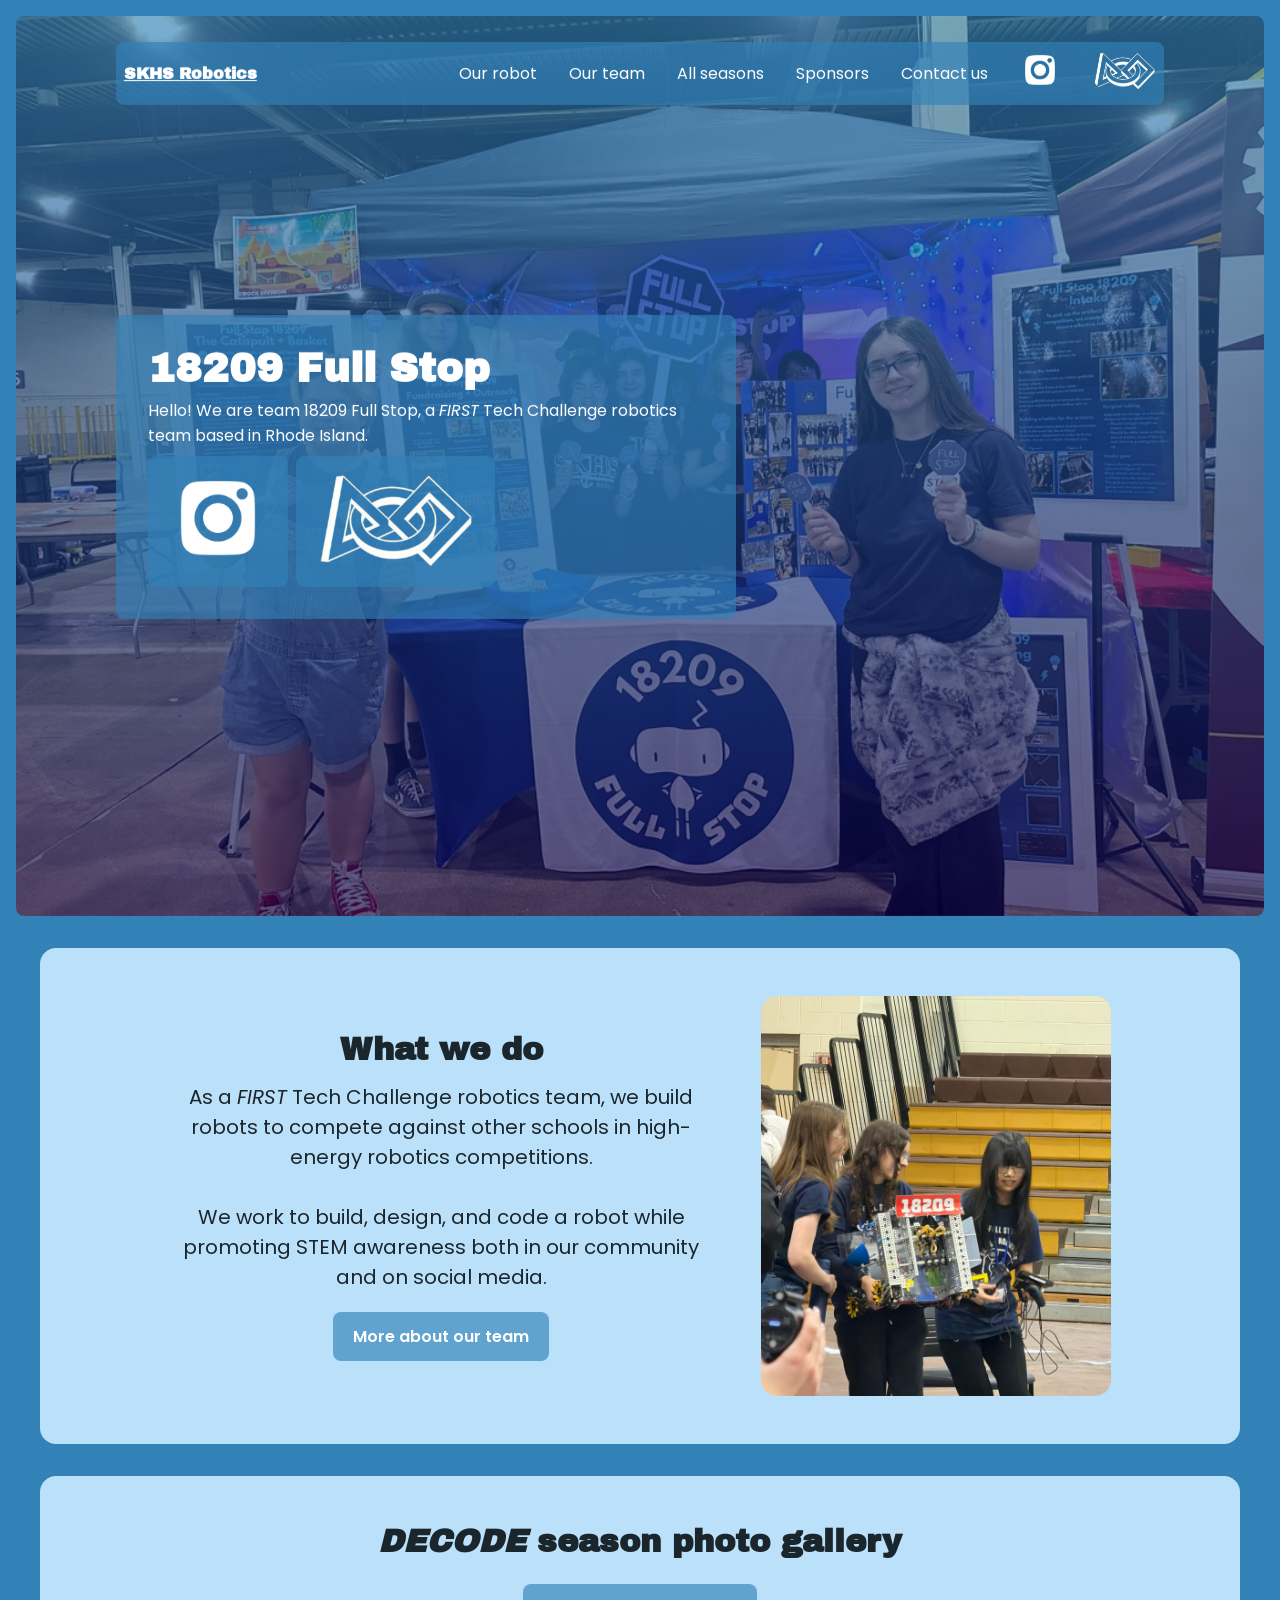
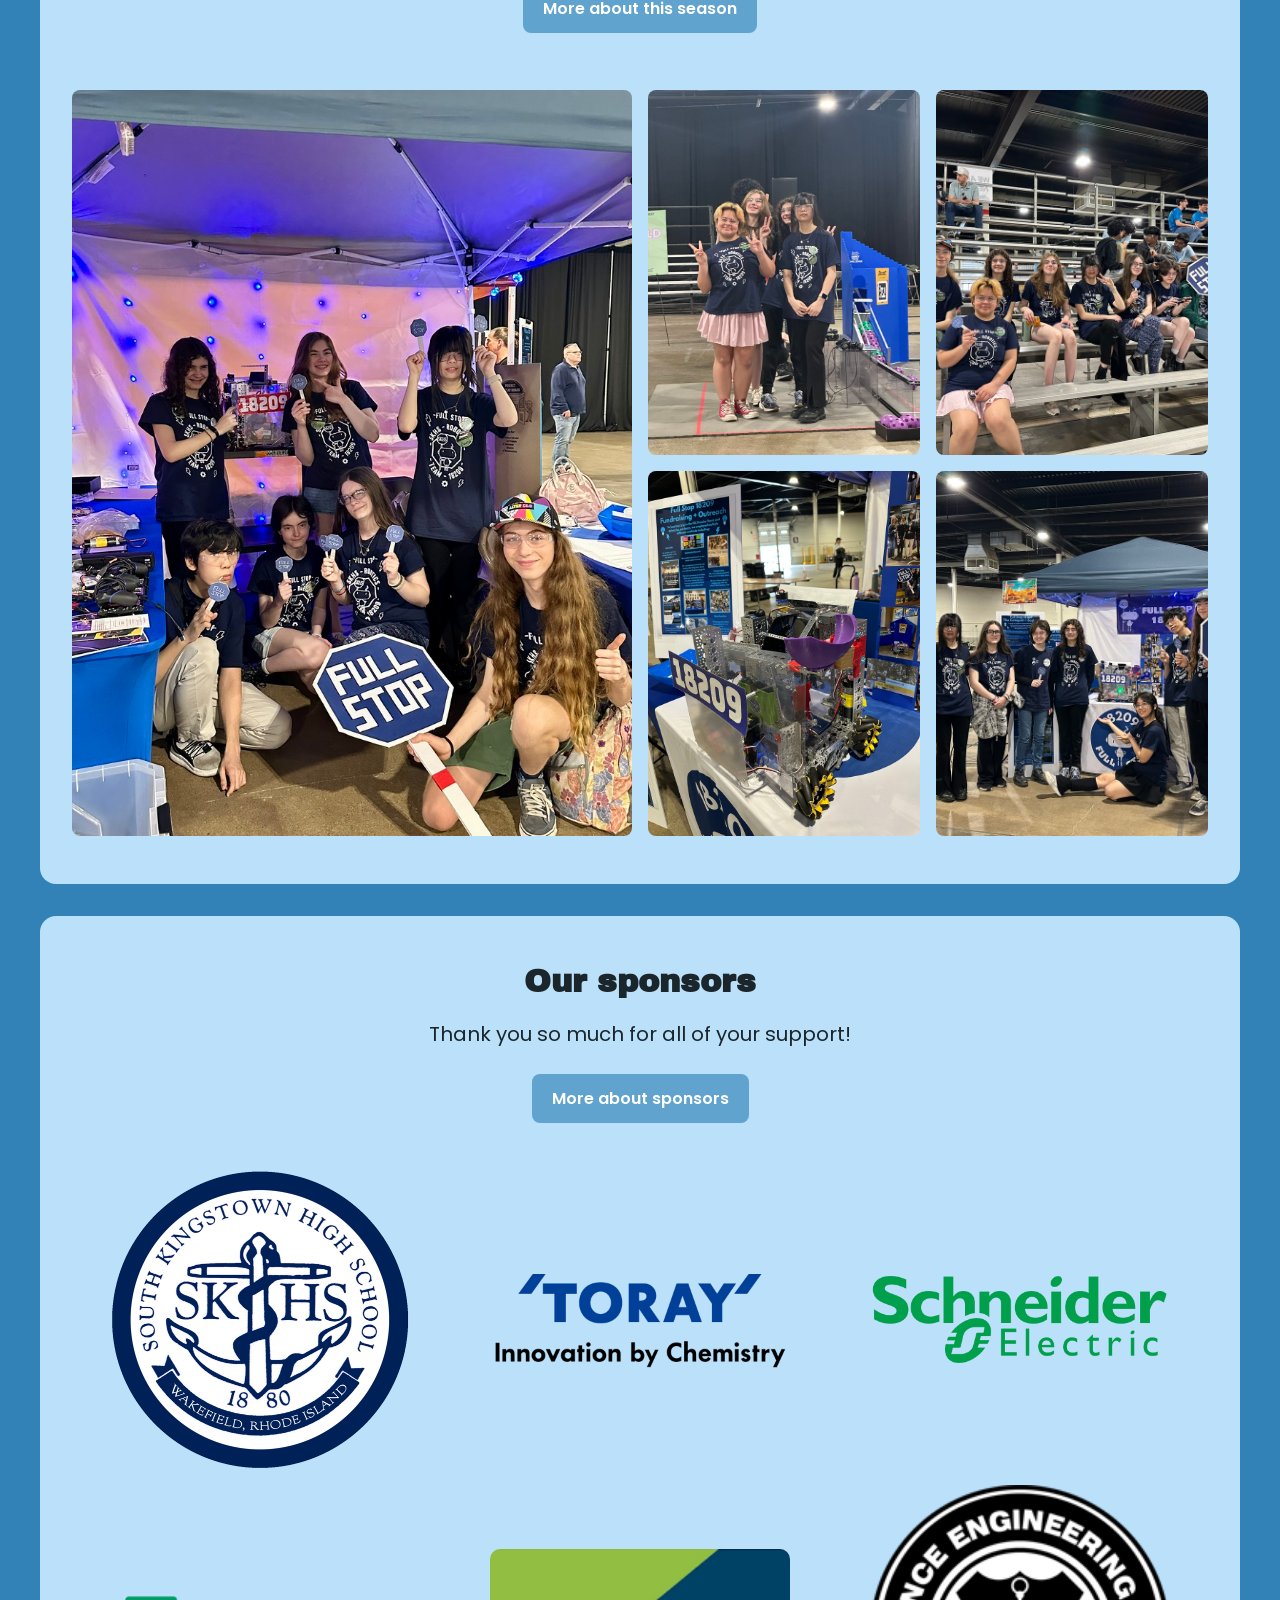
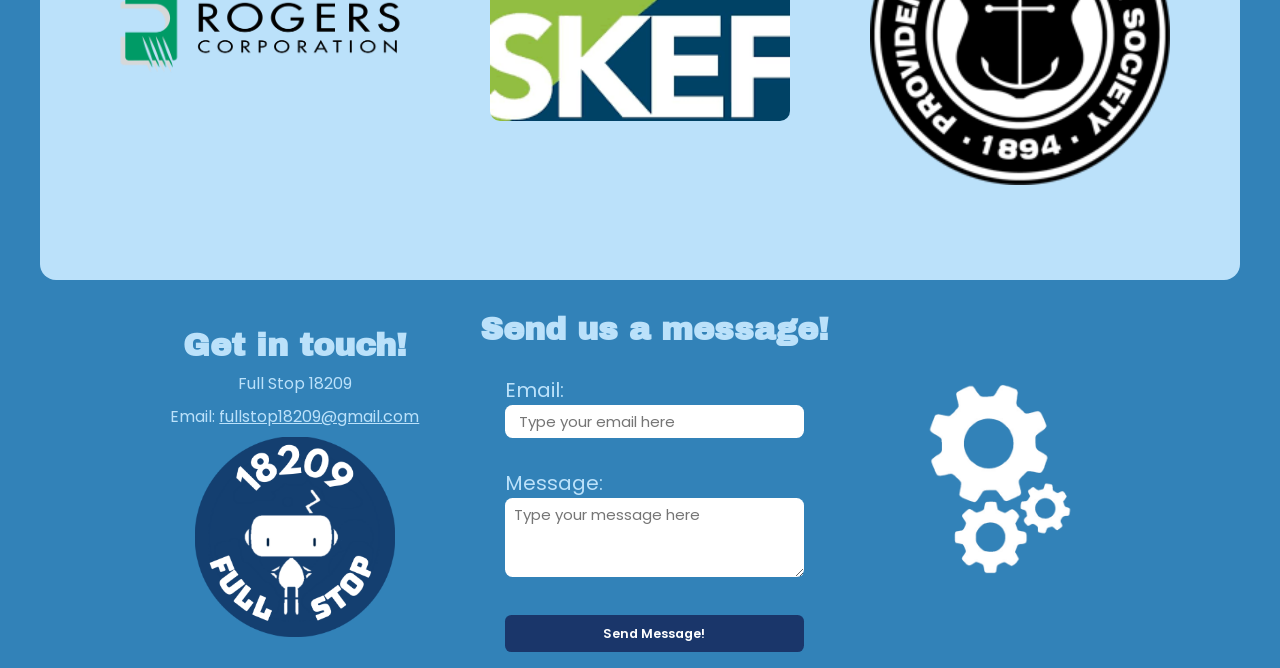
<file: index.html>
<!DOCTYPE html>
<html lang="en">
    <head>
        <meta charset="UTF-8">
        <meta name ="viewport" content="width=device-width, initial-scale=1.0">
        <link rel="icon" type="image/png" href="images/favicon.png">
        <title>18209 Full Stop</title>
        <link rel="stylesheet" href="style.css">
    </head>
    <body>
        <header>
            
            <div class="background autoShow" style="--page-image: url('images/fullTeam.jpeg');">
                    <nav>
                        <ul>
                            <li><a href="index.html"><u><strong>SKHS Robotics</strong></u></a></li>
                            <li><a href="robot.html">Our robot</a></li>
                            <li><a href="team.html">Our team</a></li>
                            <li><a href="history.html">All seasons</a></li>
                            <li><a href="sponsors.html">Sponsors</a></li>
                            <li><a href="contact.html">Contact us</a></li>
                            <li><a href="https://www.google.com/url?sa=t&source=web&rct=j&opi=89978449&url=https://www.instagram.com/skhs_robotics/&ved=2ahUKEwiGkLH6zaKUAxUehIkEHToSFgkQFnoECB0QAQ&usg=AOvVaw07t6YR5a8o6Npim0Z9a0MX" target="_blank">
                        <img height="40px" src="images/camera.png">
                    </a></li>
                            <li><a href="https://ftc-events.firstinspires.org/team/18209" target="_blank">
                        <img height="40px" src="images/first.png">
                    </a></li>
                        </ul>

                    </nav>
                    <div class="content fix-image">
                    <h1>18209 Full Stop</h1>
                    <p>Hello! We are team 18209 Full Stop, a <i>FIRST</i> Tech Challenge robotics team based in Rhode Island.</p>
                <div class="stack">
                    <a href="https://www.google.com/url?sa=t&source=web&rct=j&opi=89978449&url=https://www.instagram.com/skhs_robotics/&ved=2ahUKEwiGkLH6zaKUAxUehIkEHToSFgkQFnoECB0QAQ&usg=AOvVaw07t6YR5a8o6Npim0Z9a0MX" target="_blank" class ="cta-button">
                        <img height=100px src="images/camera.png">
                    </a>
                    <a href="https://ftc-events.firstinspires.org/team/18209" target="_blank" class="cta-button">
                        <img height=100px src="images/first.png">
                    </a>
                </div>    
                </div>
                    
            </div>
        </header>


        <section id="about us">
            <div class="flex-container autoShow">
                <div class="text-container">
                    <h2>What we do</h2>
                    <p>As a <i>FIRST</i> Tech Challenge robotics team, we build robots to compete against other schools 
                        in high-energy robotics competitions. <br><br>We work to build, design, and code a robot while 
                        promoting STEM awareness both in our community and on social media.</p>
                    <a href="team.html" class ="cta-button"> More about our team</a>

                </div>
            <img height="400px" width="350px" src="images/robot.jpeg">
            </div>
        </section>


        <section id="our-robot">
            <div class="our-robot autoShow">
            <h2><i>DECODE</i> season photo gallery</h2> <br>
            <a href="robot.html" class ="cta-button"> More about this season</a>
            <div class="grid-container">
                <img style="grid-area: img-1" src="images/inThePit.jpeg">
                <img style="grid-area: img-2" src="images/queue.jpeg">
                <img style="grid-area: img-3" src="images/stands.jpeg">
                <img style="grid-area: img-4" src="images/robotOnTable.jpeg">
                <img style="grid-area: img-5"src="images/setUp.jpeg">
            </div>
            </div>
        </section>

        <section>
            <div class="autoShow">
            <h2>Our sponsors</h2>
            <p>Thank you so much for all of your support!</p><br>
            <a href="sponsors.html" class ="cta-button"> More about sponsors</a>
            <div class="sponsors-container">
                <a href="https://hs.skschools.net/" target="_blank">
                    <img width="300px" style="grid-area: img-1" src="images/teamSkhs.png">
                </a>
                <a href="https://www.toray.com" target="_blank">
                    <img width="300px" style="grid-area: img-2" src="images/sponsorsToray.png">
                </a>
                <a href="https://www.se.com/ng/en/" target="_blank">
                    <img width="300px" style="grid-area: img-3" src="images/sponsorsSchneider.png">
                </a>
                <a href="https://www.rogerscorp.com/" target="_blank">
                    <img width="300px" style="grid-area: img-4" src="images/sponsorsRogers.png">
                </a>
                <a href="https://sites.google.com/skefonline.org/skef/home" target="_blank">
                    <img width="300px" style="grid-area: img-5"src="images/sponsorsSkef.png">
                </a>
                <a href="https://www.providenceengineeringsociety.com/" target="_blank">
                    <img width="300px" style="grid-area: img-6"src="images/sponsorsProvidence.webp">
                </a>
            </div>
            </div>
        </section>


    <div class ="flex-container contact-wrapper autoShow">
        <div class ="contact-info">
            <h2>Get in touch!</h2>
            <p>Full Stop 18209</p>
            <p>Email: <a href="mailto:fullstop18209@gmail.com"> fullstop18209@gmail.com</a></p>
            <img width=200px, height=200px src="images/Untitled design.png">
        </div>
    <div class="contact-form">
        <h2>Send us a message!</h2>
        <form action="https://formspree.io/f/mlgznypb" method="POST"> 
            <input type="hidden" placeholder="Type your name here" name="_captcha" value="false">

            <label for="email">Email:</label><br>
            <input type="email" placeholder="Type your email here" id="email" name="email" required><br><br>

            <label for="message">Message:</label><br>
            <textarea id="message" placeholder="Type your message here" name="message" rows="3" required></textarea><br><br>

            <input type="submit" value="Send Message!">

        </form>
    </div>
    <div class="contact-image autoShow">
        <img width="220px" src="images/gears-removebg-preview.png">
    </div>
    </div>
    </body>
</html>
</file>
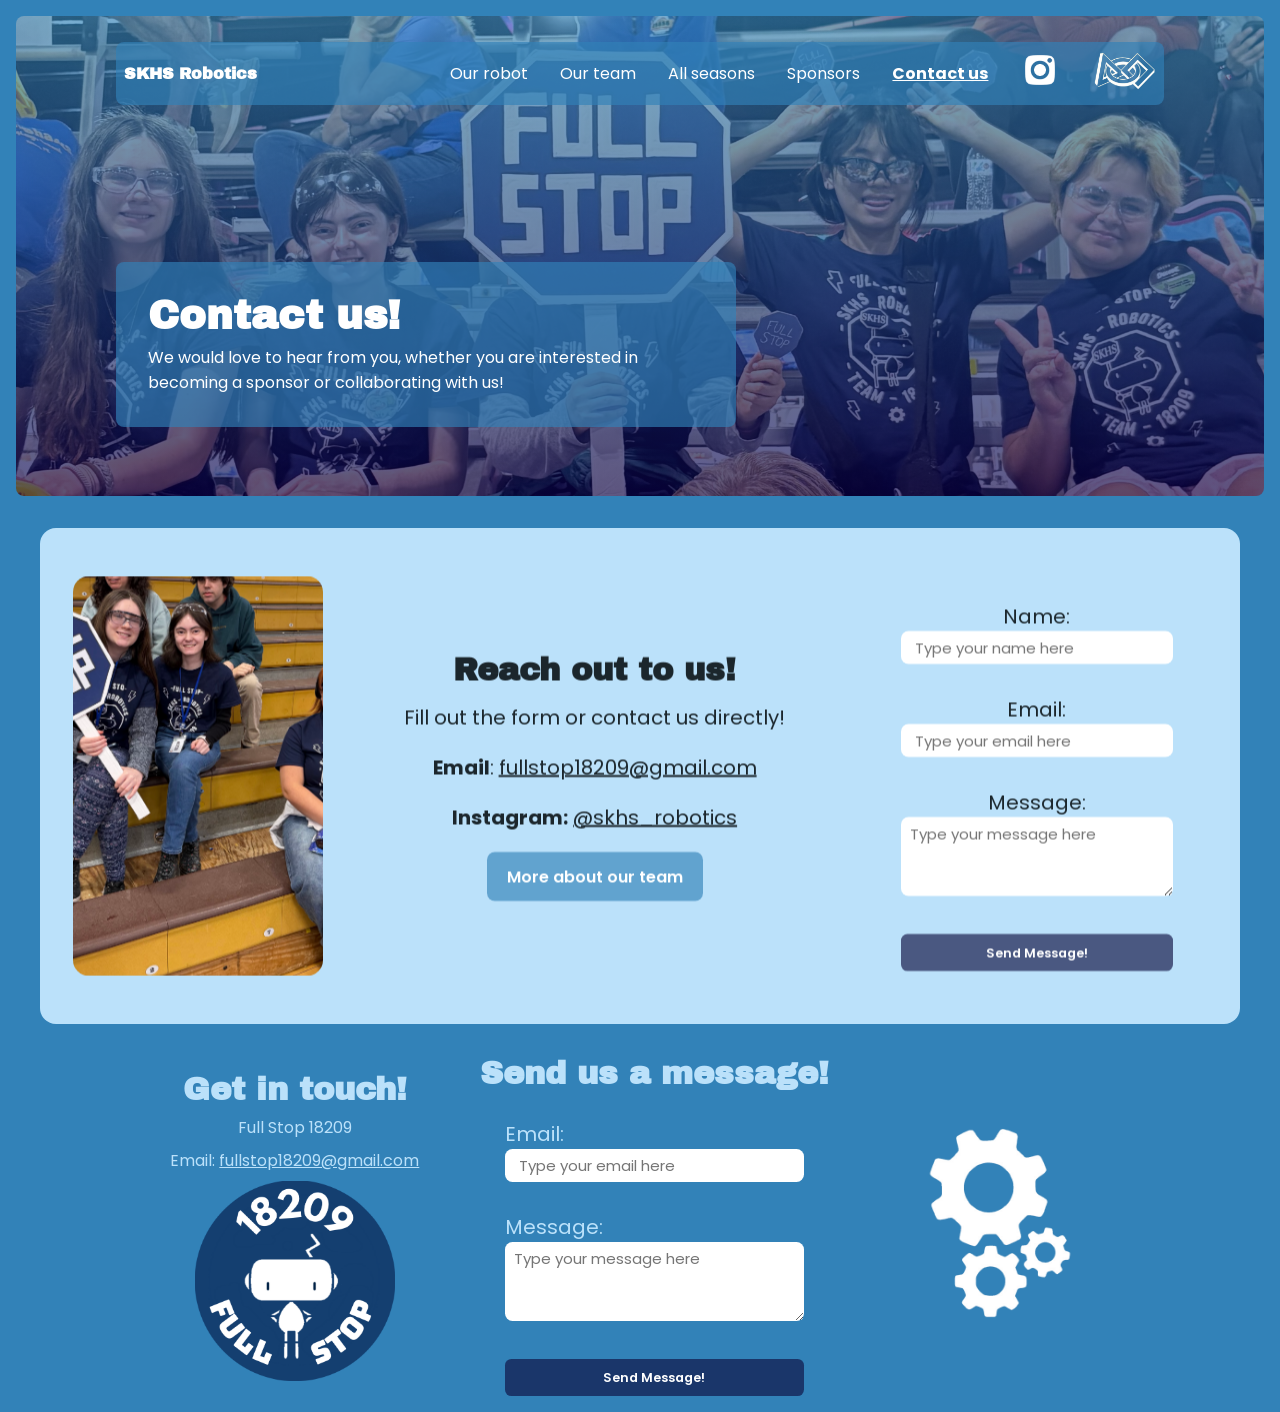
<file: contact.html>
<!DOCTYPE html>
<html lang="en">
    <head>
        <meta charset="UTF-8">
        <meta name ="viewport" content="width=device.width, initial-scale=1.0">
        <link rel="icon" type="image/png" href="images/favicon.png">
        <title>Contact us</title>
        <link rel="stylesheet" href="style.css">
    </head>
    <body>
        <header>
            <div class="top autoShow" style="--page-image: url('images/contactTeam.png');">
                    <nav>
                        <ul>
                            <li><a href="index.html">SKHS Robotics</a></li>
                            <li><a href="robot.html">Our robot</a></li>
                            <li><a href="team.html">Our team</a></li>
                            <li><a href="history.html">All seasons</a></li>
                            <li><a href="sponsors.html">Sponsors</a></li>
                            <li><a href="contact.html"><u><strong>Contact us</strong></u></a></li>
                            <li><a href="https://www.google.com/url?sa=t&source=web&rct=j&opi=89978449&url=https://www.instagram.com/skhs_robotics/&ved=2ahUKEwiGkLH6zaKUAxUehIkEHToSFgkQFnoECB0QAQ&usg=AOvVaw07t6YR5a8o6Npim0Z9a0MX" target="_blank">
                        <img height=40px src="images/camera.png">
                    </a></li>
                            <li><a href="https://ftc-events.firstinspires.org/team/18209" target="_blank">
                        <img height=40px src="images/first.png">
                    </a></li>
                        </ul>
                    </nav>
                    <div class="content fix-image">
                    <h1>Contact us!</h1>
                    <p>We would love to hear from you, whether you are interested in becoming a sponsor or
                        collaborating with us!</p>   
                </div>
                    
            </div>
        </header>


        <section>
            <div class="flex-container mini-gap autoShow">
                <img width="250px" height="400px" src="images/contactSign.jpg">

                <div class="text-container contact">
                    <h2>Reach out to us!</h2>
                    <p>Fill out the form or contact us directly! </p>
                    <p><strong>Email</strong>: <a href="mailto:fullstop18209@gmail.com" target="blank">fullstop18209@gmail.com</a></p>
                    <p><strong>Instagram:</strong> <a href="https://www.instagram.com/skhs_robotics/" target="blank">@skhs_robotics</a></p>
                    <a href="team.html" class ="cta-button"> More about our team</a>
                </div>
                <div class="contact-form">
                    <form action="https://formspree.io/f/mlgznypb" method="POST"> 
            <input type="hidden" name="_captcha" value="false">

            <label for="name">Name:</label><br>
            <input type="name" placeholder="Type your name here" id="name" name="name" required><br><br>

            <label for="email">Email:</label><br>
            <input type="email" placeholder="Type your email here" id="email" name="email" required><br><br>

            <label for="message">Message:</label><br>
            <textarea id="message" placeholder="Type your message here" name="message" rows="3" required></textarea><br><br>

            <input type="submit" value="Send Message!">

        </form>
                </div>
            </div>
        </section>

        

        
        <div class ="flex-container contact-wrapper autoShow">
        <div class ="contact-info">
            <h2>Get in touch!</h2>
            <p>Full Stop 18209</p>
            <p>Email: <a href="mailto:fullstop18209@gmail.com"> fullstop18209@gmail.com</a></p>
            <img width=200px, height=200px, src="images/Untitled design.png">
        </div>
    <div class="contact-form">
        <h2>Send us a message!</h2>
        <form action="https://formspree.io/f/mlgznypb" method="POST"> 
            <input type="hidden" placeholder="Type your name here" name="_captcha" value="false">

            <label for="email">Email:</label><br>
            <input type="email" placeholder="Type your email here" id="email" name="email" required><br><br>

            <label for="message">Message:</label><br>
            <textarea id="message" placeholder="Type your message here" name="message" rows="3" required></textarea><br><br>

            <input type="submit" value="Send Message!">

        </form>
    </div>
    <div class="contact-image autoShow">
        <img width="220px" src="images/gears-removebg-preview.png">
    </div>
    </div>
    </body>
</html>
</file>
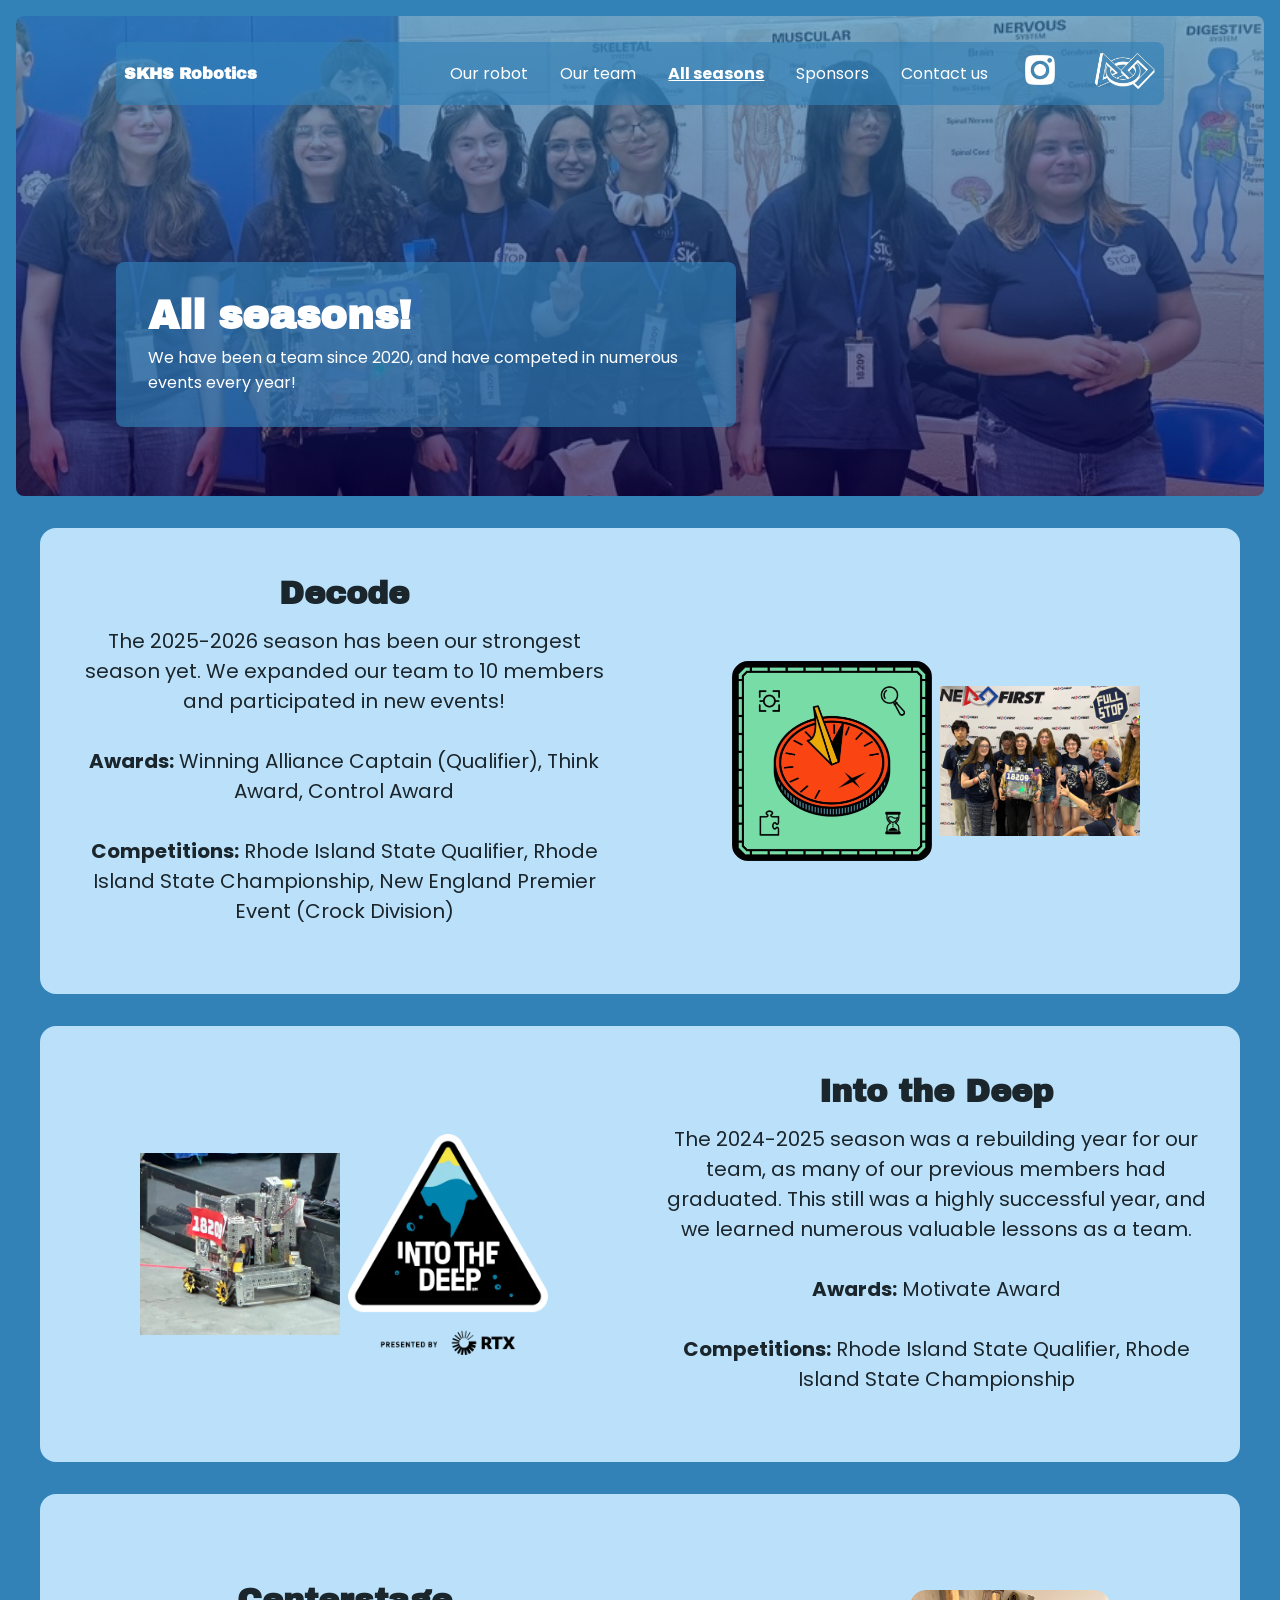
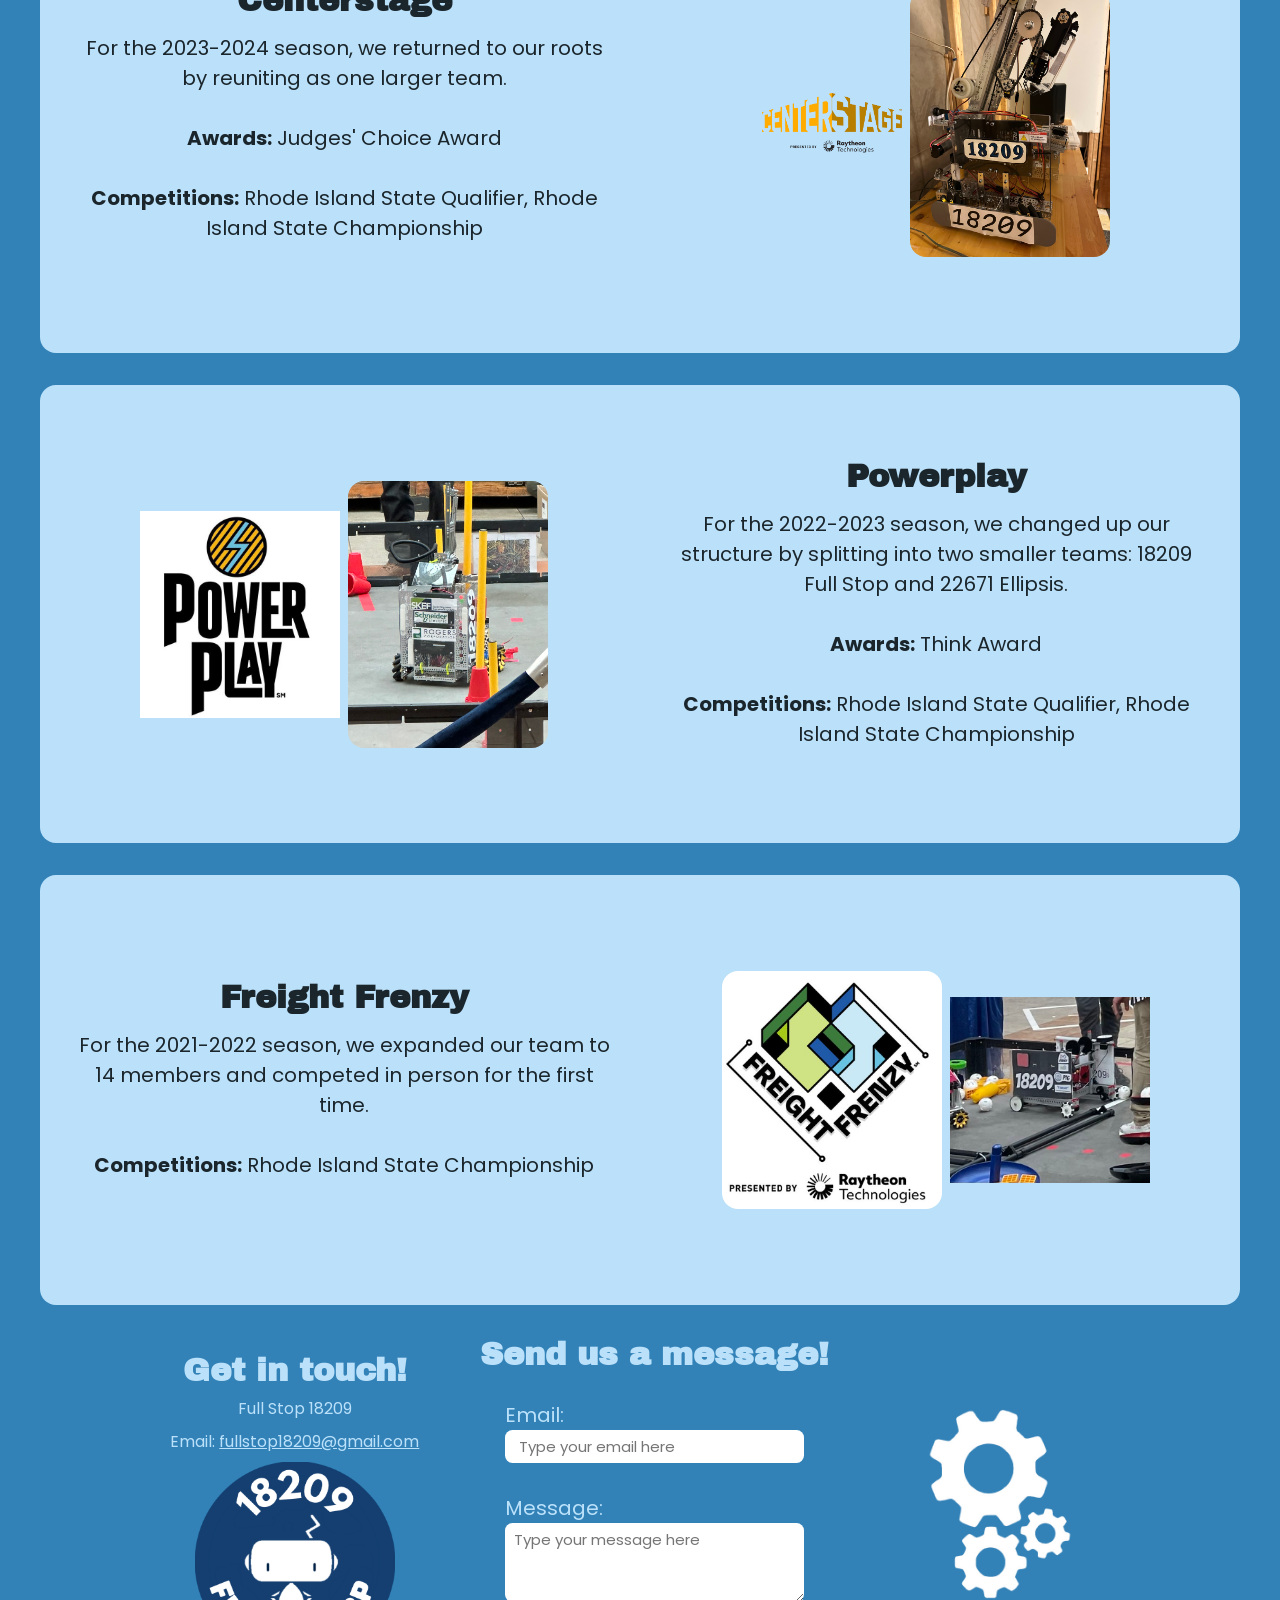
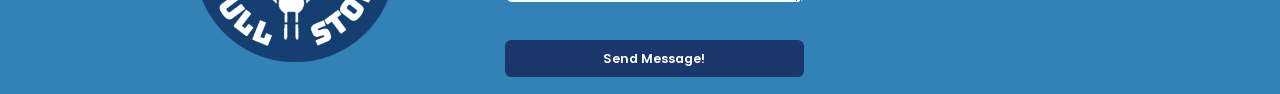
<file: history.html>
<!DOCTYPE html>
<html lang="en">
    <head>
        <meta charset="UTF-8">
        <meta name ="viewport" content="width=device.width, initial-scale=1.0">
        <link rel="icon" type="image/png" href="images/favicon.png">
        <title>History</title>
        <link rel="stylesheet" href="style.css">
    </head>
    <body>
        <header>

            <div class="top autoShow" style="--page-image: url('images/historyTeam.jpeg');">
                    <nav>
                        <ul>
                            <li><a href="index.html">SKHS Robotics</a></li>
                            <li><a href="robot.html">Our robot</a></li>
                            <li><a href="team.html">Our team</a></li>
                            <li><a href="history.html"><u><strong>All seasons</strong></u></a></li>
                            <li><a href="sponsors.html">Sponsors</a></li>
                            <li><a href="contact.html">Contact us</a></li>
                            <li><a href="https://www.instagram.com/skhs_robotics/" target="_blank">
                        <img height=40px src="images/camera.png">
                    </a></li>
                            <li><a href="https://ftc-events.firstinspires.org/team/18209" target="_blank">
                        <img height=40px src="images/first.png">
                    </a></li>
                        </ul>
                    </nav>
                    <div class="content fix-image">
                    <h1>All seasons!</h1>
                    <p>We have been a team since 2020, and have competed in numerous events every year!</p>   
                </div>
                    
            </div>
        </header>

        <section>
            <div class="flex-container autoShow imageText-grid">
                    
                    <div class="text-container">
                        <h2>Decode</h2>
                    <p>The 2025-2026 season has been our strongest season yet. We expanded our team to 10 members
                        and participated in new events!
                        <br><br><strong>Awards:</strong> Winning Alliance Captain (Qualifier), Think Award, Control Award
                        <br><br><strong>Competitions:</strong> Rhode Island State Qualifier, Rhode Island State Championship, New England Premier Event (Crock Division)
                    </p>
                    </div>

                    <div class="history-container fix-image">
                        <img width = "200px" style="grid-area: img-1" src="images/DECODE.png">
                        <img width="200px" style="grid-area: img-2" src="images/pictureWithSign.jpeg">   
                    </div>
            </div>
        </section>
        
        
        <section>
            <div class="flex-container autoShow imageText-grid">
                    <div class="history-container fix-image">
                        <img width = "200px" style="grid-area: img-1" src="images/historyDeepBot.jpg">
                        <img width="200px" style="grid-area: img-2" src="images/historyDeep.webp">   
                    </div>

                    <div class="text-container">
                        <h2>Into the Deep</h2>
                    <p>The 2024-2025 season was a rebuilding year for our team, as many of our previous members had graduated. This still was a highly successful year, and we learned numerous valuable lessons as a team.
                        <br><br><strong>Awards:</strong> Motivate Award
                        <br><br><strong>Competitions:</strong> Rhode Island State Qualifier, Rhode Island State Championship
                    </p>
                    </div>

            </div>
        </section>

        <section>
            <div class="flex-container autoShow imageText-grid">
                    <div class="text-container">
                        <h2>Centerstage</h2>
                    <p>For the 2023-2024 season, we returned to our roots by reuniting as one larger team.
                        <br><br><strong>Awards:</strong> Judges' Choice Award
                        <br><br><strong>Competitions:</strong> Rhode Island State Qualifier, Rhode Island State Championship
                    </p>
                    </div>
                    <div class="history-container fix-image">
                        <img width = "140px" style="grid-area: img-1" src="images/historyCenter.png">
                        <img width="200px" style="grid-area: img-2" src="images/historyCenterRobot.jpg">   
                    </div>
            </div>
        </section>

        <section>
            <div class="flex-container autoShow imageText-grid">
                    <div class="history-container fix-image">
                        <img width = "200px" style="grid-area: img-1" src="images/historyPower.jpeg">
                        <img width="200px" style="grid-area: img-2" src="images/historyPowerTrueBot.jpg">   
                    </div>

                    <div class="text-container">
                        <h2>Powerplay</h2>
                    <p>For the 2022-2023 season, we changed up our structure by splitting into two smaller teams: 18209 Full Stop and 22671 Ellipsis.
                        <br><br><strong>Awards:</strong> Think Award
                        <br><br><strong>Competitions:</strong> Rhode Island State Qualifier, Rhode Island State Championship
                    </p>
                    </div>
            </div>
        </section>


        <section>
            <div class="flex-container autoShow imageText-grid">
                    <div class="text-container">
                        <h2>Freight Frenzy</h2>
                    <p>For the 2021-2022 season, we expanded our team to 14 members and competed in person for the first time.
                        <br><br><strong>Competitions:</strong> Rhode Island State Championship
                    </p>
                    </div>
                    <div class="history-container fix-image">
                        <img width = "220px" style="grid-area: img-1" src="images/historyFreight.webp">
                        <img width="200px" style="grid-area: img-2" src="images/historyFreightBot.jpg">   
                    </div>
            </div>
        </section>
    

        <div class ="flex-container contact-wrapper autoShow">
        <div class ="contact-info">
            <h2>Get in touch!</h2>
            <p>Full Stop 18209</p>
            <p>Email: <a href="mailto:fullstop18209@gmail.com"> fullstop18209@gmail.com</a></p>
            <img width=200px, height=200px src="images/Untitled design.png">
        </div>
    <div class="contact-form">
        <h2>Send us a message!</h2>
        <form action="https://formspree.io/f/mlgznypb" method="POST"> 
            <input type="hidden" placeholder="Type your name here" name="_captcha" value="false">

            <label for="email">Email:</label><br>
            <input type="email" placeholder="Type your email here" id="email" name="email" required><br><br>

            <label for="message">Message:</label><br>
            <textarea id="message" placeholder="Type your message here" name="message" rows="3" required></textarea><br><br>

            <input type="submit" value="Send Message!">

        </form>
    </div>
    <div class="contact-image autoShow">
        <img width="220px" src="images/gears-removebg-preview.png">
    </div>
    </div>
    </body>
</html>
</file>
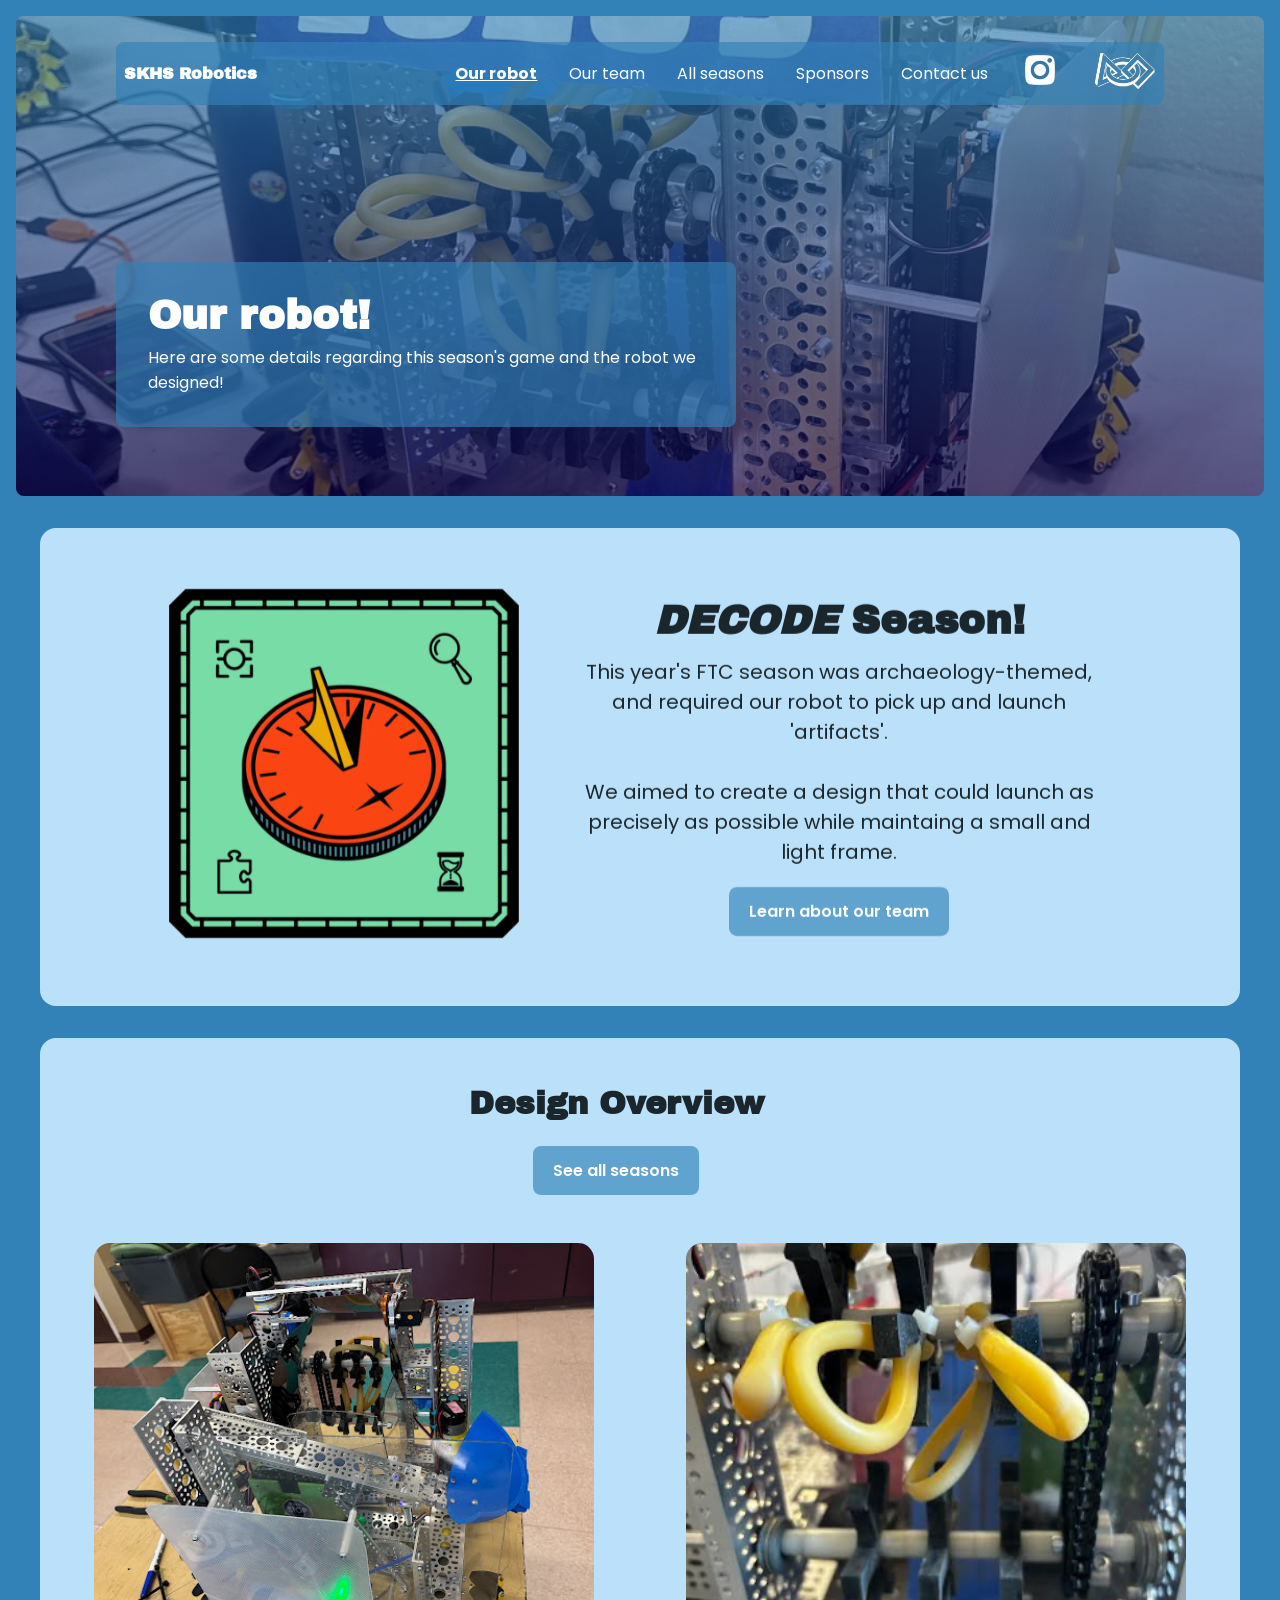
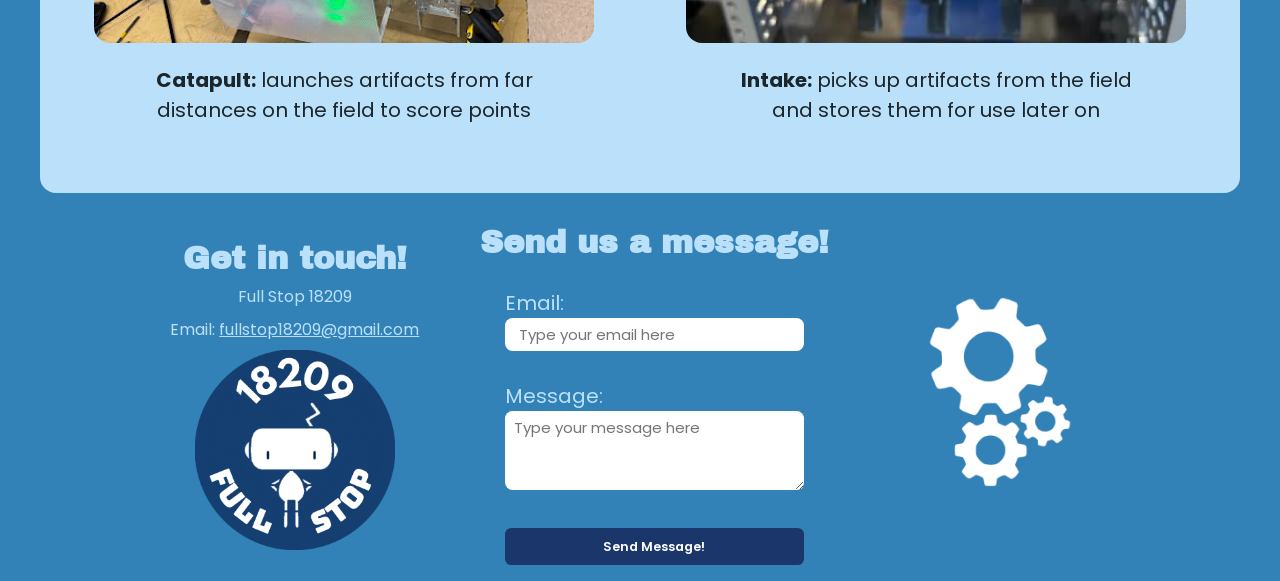
<file: robot.html>
<!DOCTYPE html>
<html lang="en">
    <head>
        <meta charset="UTF-8">
        <meta name ="viewport" content="width=device.width, initial-scale=1.0">
        <link rel="icon" type="image/png" href="images/favicon.png">
        <title>Our Robot</title>
        <link rel="stylesheet" href="style.css">
    </head>
    <body>
        <header>
            
            <div class="top autoShow" style="--page-image: url('images/tableRobot.jpeg');">
                    <nav>
                        <ul>
                            <li><a href="index.html">SKHS Robotics</a></li>
                            <li><a href="robot.html"><u><strong>Our robot</strong></u></a></li>
                            <li><a href="team.html">Our team</a></li>
                            <li><a href="history.html">All seasons</a></li>
                            <li><a href="sponsors.html">Sponsors</a></li>
                            <li><a href="contact.html">Contact us</a></li>
                            <li><a href="https://www.google.com/url?sa=t&source=web&rct=j&opi=89978449&url=https://www.instagram.com/skhs_robotics/&ved=2ahUKEwiGkLH6zaKUAxUehIkEHToSFgkQFnoECB0QAQ&usg=AOvVaw07t6YR5a8o6Npim0Z9a0MX" target="_blank">
                        <img height=40px src="images/camera.png">
                    </a></li>
                            <li><a href="https://ftc-events.firstinspires.org/team/18209" target="_blank">
                        <img height=40px src="images/first.png">
                    </a></li>
                        </ul>
                    </nav>
                    <div class="content fix-image">
                    <h1>Our robot!</h1>
                    <p>Here are some details regarding this season's game and the robot we designed!</p>   
                </div>
                    
            </div>
        </header>

        <section>
            <div class="flex-container autoShow">
                <div class ="fix-image">
                <img height="375px" width="350px" src="images/DECODE.png">
                </div>
                <div class="text-container">
                    <h1><i>DECODE</i> Season!</h1>
                    <p>This year's FTC season was archaeology-themed, and required our robot to pick up and launch 'artifacts'.
                        <br><br> We aimed to create a design that could launch as precisely as possible while maintaing a small and light frame.
                    </p>
                    <a href="team.html" class ="cta-button"> Learn about our team</a>
                    
                </div>
            </div>
        </section>

        <section>
            <div class="flex-container autoShow">
                    <div class="text-container">
                        <h2>Design Overview</h2><br>
                    <a href="history.html" class ="cta-button"> See all seasons</a>
                    </div>
                    <br>
                    <div class="text-container">
                        <img height="400px" width="500px" src="images/fullRobot.jpg">
                        <div class="caption">
                            <p><strong>Catapult:</strong> launches artifacts from far distances on the field to score points</p>
                        </div>
                    </div>
                    
                    <div class="text-container">
                        <img height="400px" width="500px" src="images/robotIntake.png">
                        <div class="caption">
                            <p><strong>Intake:</strong> picks up artifacts from the field and stores them for use later on</p>
                        </div>
                    </div>
            </div>
        </section>

        
        <div class ="flex-container contact-wrapper autoShow">
        <div class ="contact-info">
            <h2>Get in touch!</h2>
            <p>Full Stop 18209</p>
            <p>Email: <a href="mailto:fullstop18209@gmail.com"> fullstop18209@gmail.com</a></p>
            <img width=200px, height=200px, src="images/Untitled design.png">
        </div>
    <div class="contact-form">
        <h2>Send us a message!</h2>
        <form action="https://formspree.io/f/mlgznypb" method="POST"> 
            <input type="hidden" placeholder="Type your name here" name="_captcha" value="false">

            <label for="email">Email:</label><br>
            <input type="email" placeholder="Type your email here" id="email" name="email" required><br><br>

            <label for="message">Message:</label><br>
            <textarea id="message" placeholder="Type your message here" name="message" rows="3" required></textarea><br><br>

            <input type="submit" value="Send Message!">

        </form>
    </div>
    <div class="contact-image autoShow">
        <img width="220px" src="images/gears-removebg-preview.png">
    </div>
    </div>
    </body>
</html>
</file>
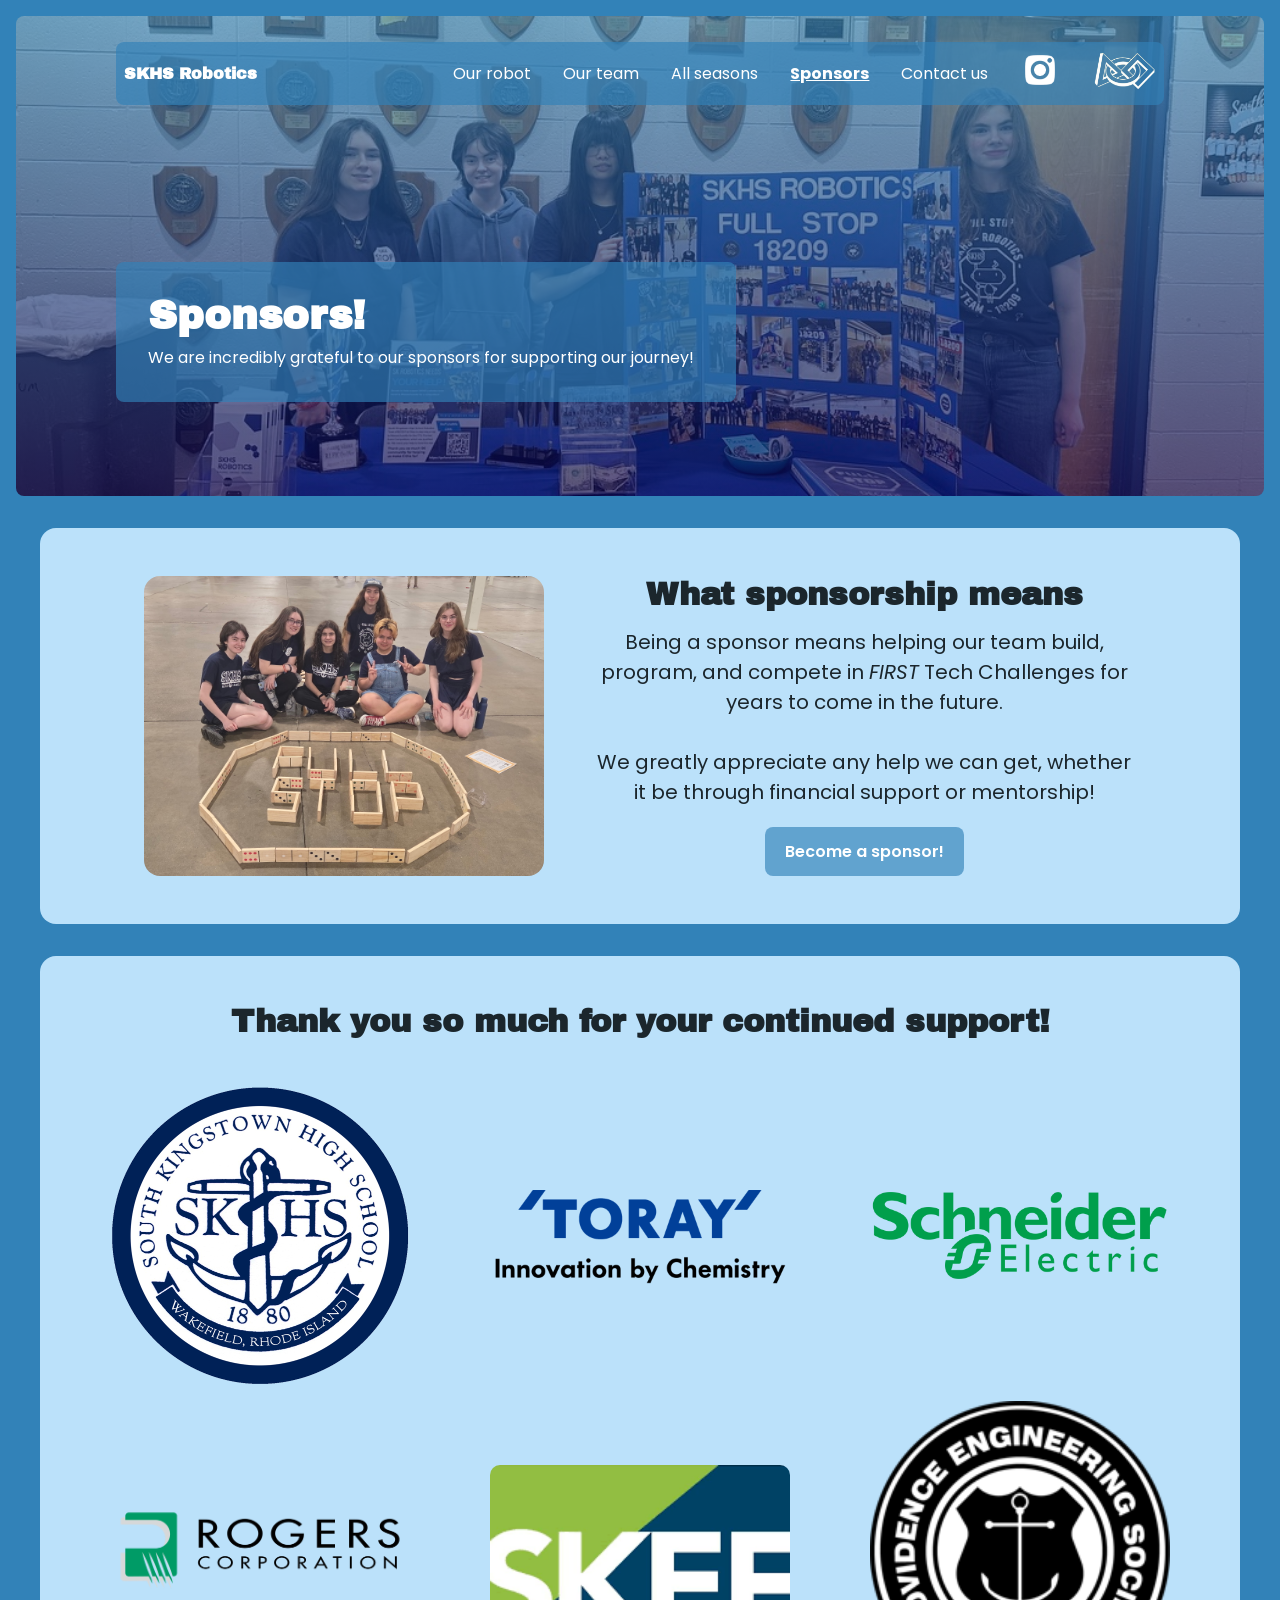
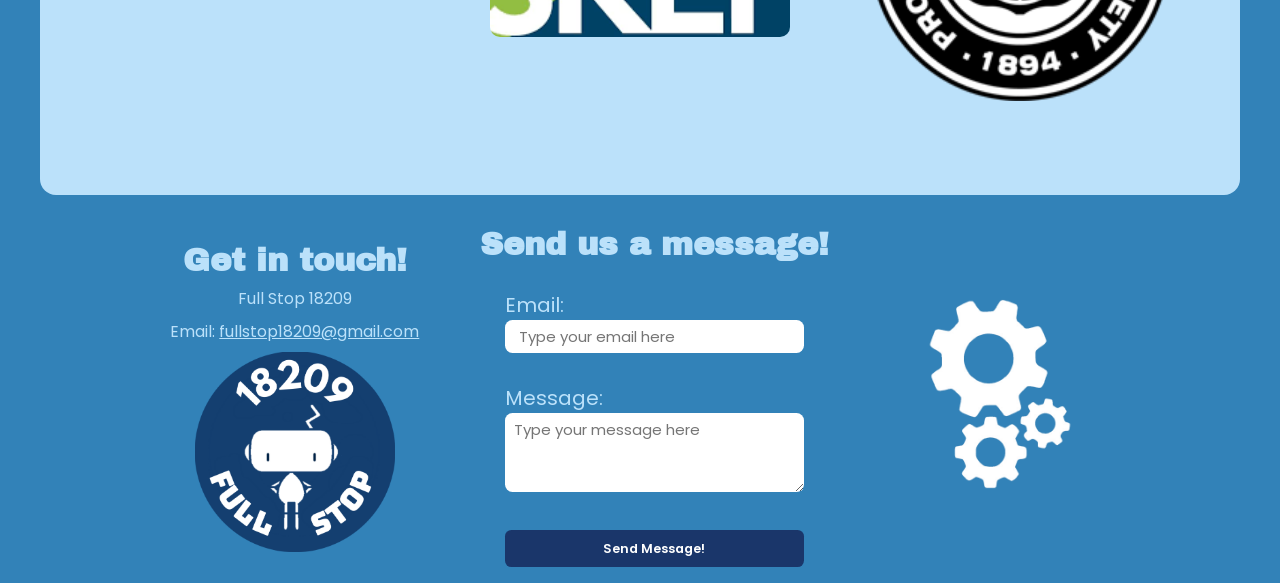
<file: sponsors.html>
<!DOCTYPE html>
<html lang="en">
    <head>
        <meta charset="UTF-8">
        <meta name ="viewport" content="width=device.width, initial-scale=1.0">
        <link rel="icon" type="image/png" href="images/favicon.png">
        <title>Sponsors</title>
        <link rel="stylesheet" href="style.css">
    </head>
    <body>
        <header>
            
            <div class="top autoShow" style="--page-image: url('images/sponsorsFundraiser.jpeg');">
                    <nav>
                        <ul>
                            <li><a href="index.html">SKHS Robotics</a></li>
                            <li><a href="robot.html">Our robot</a></li>
                            <li><a href="team.html">Our team</a></li>
                            <li><a href="history.html">All seasons</a></li>
                            <li><a href="sponsors.html"><u><strong>Sponsors</strong></u></a></li>
                            <li><a href="contact.html">Contact us</a></li>
                            <li><a href="https://www.google.com/url?sa=t&source=web&rct=j&opi=89978449&url=https://www.instagram.com/skhs_robotics/&ved=2ahUKEwiGkLH6zaKUAxUehIkEHToSFgkQFnoECB0QAQ&usg=AOvVaw07t6YR5a8o6Npim0Z9a0MX" target="_blank">
                        <img height=40px src="images/camera.png">
                    </a></li>
                            <li><a href="https://ftc-events.firstinspires.org/team/18209" target="_blank">
                        <img height=40px src="images/first.png">
                    </a></li>
                        </ul>
                    </nav>
                    <div class="content fix-image">
                    <h1>Sponsors!</h1>
                    <p>We are incredibly grateful to our sponsors for supporting our journey!</p>   
                </div>
                    
            </div>
        </header>

        <section>
            <div class="flex-container autoShow">
                <img width="400px" src="images/sponsorDomino.JPG"> 
                <div class="text-container">
                    <h2>What sponsorship means</h2>
                    <p>
                        Being a sponsor means helping our team build, program, and compete in <i>FIRST</i>
                         Tech Challenges for years to come in the future. <br><br> We greatly appreciate any help
                         we can get, whether it be through financial support or mentorship! 
                    </p>
                    <a href="contact.html" class ="cta-button"> Become a sponsor!</a>
                </div>
            </div>
        </section>

        

        <section>
            <div class="autoShow">
            <h2>Thank you so much for your continued support!</h2>
            <div class="sponsors-container">
                <a href="https://hs.skschools.net/" target="_blank">
                    <img width="300px" style="grid-area: img-1" src="images/teamSkhs.png">
                </a>
                <a href="https://www.toray.com" target="_blank">
                    <img width="300px" style="grid-area: img-2" src="images/sponsorsToray.png">
                </a>
                <a href="https://www.se.com/ng/en/" target="_blank">
                    <img width="300px" style="grid-area: img-3" src="images/sponsorsSchneider.png">
                </a>
                <a href="https://www.rogerscorp.com/" target="_blank">
                    <img width="300px" style="grid-area: img-4" src="images/sponsorsRogers.png">
                </a>
                <a href="https://sites.google.com/skefonline.org/skef/home" target="_blank">
                    <img width="300px" style="grid-area: img-5"src="images/sponsorsSkef.png">
                </a>
                <a href="https://www.providenceengineeringsociety.com/" target="_blank">
                    <img width="300px" style="grid-area: img-6"src="images/sponsorsProvidence.webp">
                </a>
            </div>
            </div>
        </section>

        
        <div class ="flex-container contact-wrapper autoShow">
        <div class ="contact-info">
            <h2>Get in touch!</h2>
            <p>Full Stop 18209</p>
            <p>Email: <a href="mailto:fullstop18209@gmail.com"> fullstop18209@gmail.com</a></p>
            <img width=200px, height=200px, src="images/Untitled design.png">
        </div>
    <div class="contact-form">
        <h2>Send us a message!</h2>
        <form action="https://formspree.io/f/mlgznypb" method="POST"> 
            <input type="hidden" placeholder="Type your name here" name="_captcha" value="false">

            <label for="email">Email:</label><br>
            <input type="email" placeholder="Type your email here" id="email" name="email" required><br><br>

            <label for="message">Message:</label><br>
            <textarea id="message" placeholder="Type your message here" name="message" rows="3" required></textarea><br><br>

            <input type="submit" value="Send Message!">

        </form>
    </div>
    <div class="contact-image autoShow">
        <img width="220px" src="images/gears-removebg-preview.png">
    </div>
    </div>
    </body>
</html>
</file>
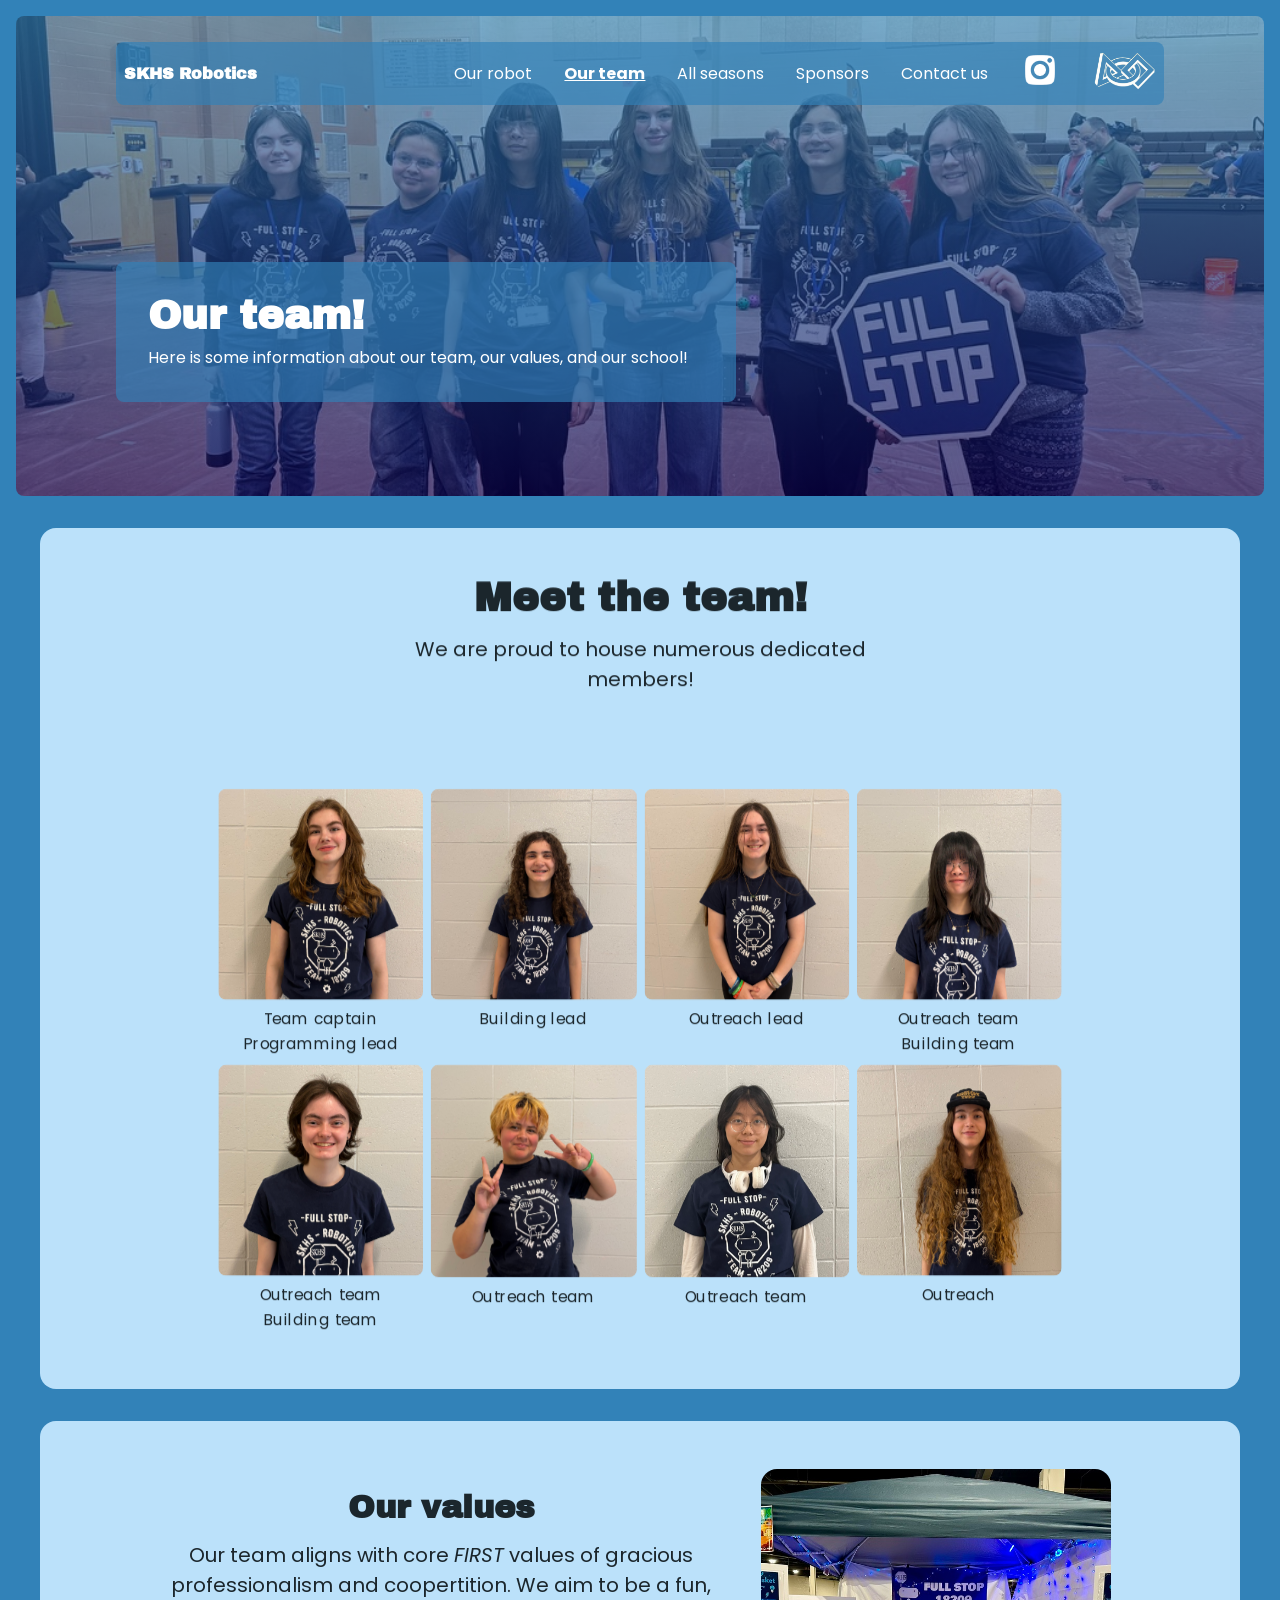
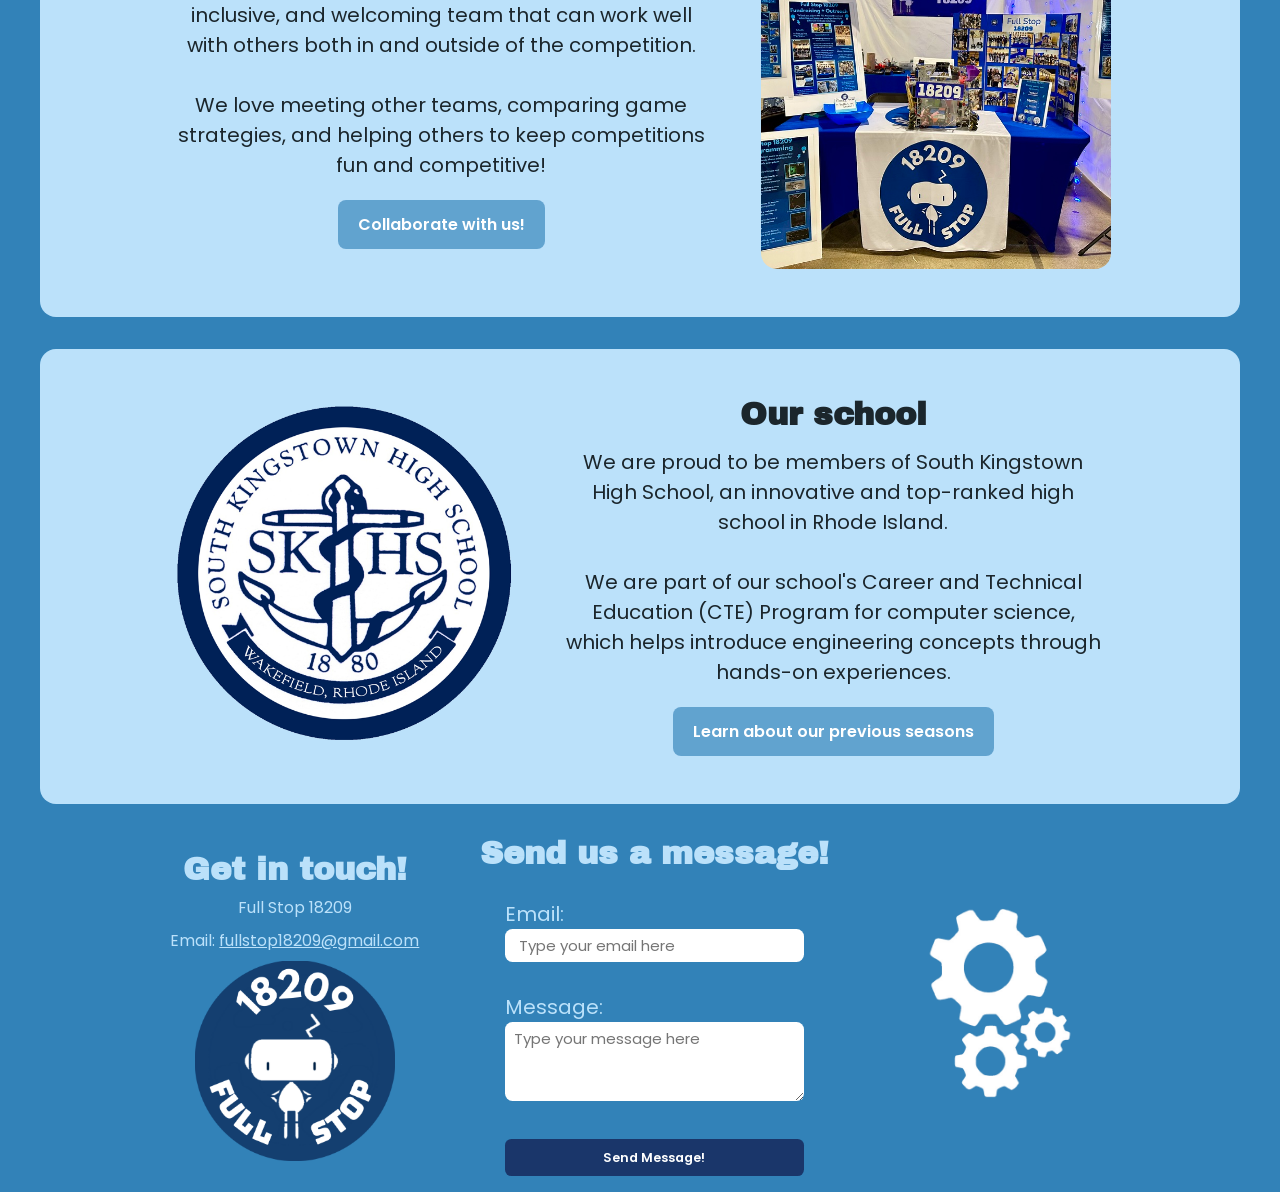
<file: team.html>
<!DOCTYPE html>
<html lang="en">
    <head>
        <meta charset="UTF-8">
        <meta name ="viewport" content="width=device.width, initial-scale=1.0">
        <link rel="icon" type="image/png" href="images/favicon.png">
        <title>Our team</title>
        <link rel="stylesheet" href="style.css">
    </head>
    <body>
        <header>
            
            <div class="top autoShow" style="--page-image: url('images/entireTeamReal.jpeg');">
                    <nav>
                        <ul>
                            <li><a href="index.html">SKHS Robotics</a></li>
                            <li><a href="robot.html">Our robot</a></li>
                            <li><a href="team.html"><u><strong>Our team</strong></u></a></li>
                            <li><a href="history.html">All seasons</a></li>
                            <li><a href="sponsors.html">Sponsors</a></li>
                            <li><a href="contact.html">Contact us</a></li>
                            <li><a href="https://www.google.com/url?sa=t&source=web&rct=j&opi=89978449&url=https://www.instagram.com/skhs_robotics/&ved=2ahUKEwiGkLH6zaKUAxUehIkEHToSFgkQFnoECB0QAQ&usg=AOvVaw07t6YR5a8o6Npim0Z9a0MX" target="_blank">
                        <img height=40px src="images/camera.png">
                    </a></li>
                            <li><a href="https://ftc-events.firstinspires.org/team/18209" target="_blank">
                        <img height=40px src="images/first.png">
                    </a></li>
                        </ul>
                    </nav>
                    <div class="content fix-image">
                    <h1>Our team!</h1>
                    <p>Here is some information about our team, our values, and our school!</p>   
                </div>
                    
            </div>
        </header>
        

        <section>
            <div class="flex-container autoShow">
                <div class="text-container">
                    <h1>Meet the team!</h1>
                    <p>We are proud to house numerous dedicated members!</p><br>
                    <div class="team-container2">
                            <div class="item">
                                <img height=auto style="grid-area: img-1" src="images/maya.jpg">
                                <div class="description">
                                    Team captain <br> Programming lead
                                </div>
                            </div>
                            <div class="item">
                                <img height=auto style="grid-area: img-2" src="images/renee.jpg">
                                <div class="description">
                                    Building lead<br><br>
                                </div>
                            </div>
                            <div class="item">
                                <img height=auto style="grid-area: img-3" src="images/gabrielle.jpg">
                                <div class="description">
                                    Outreach lead<br><br>
                                </div>
                            </div>
                            <div class="item">
                                <img height=auto style="grid-area: img-4" src="images/vivian.jpg">
                                <div class="description">
                                    Outreach team <br> Building team
                                </div>
                            </div>
                            <div class="item">
                                <img height=auto style="grid-area: img-5" src="images/eden.jpg">
                                <div class="description">
                                    Outreach team <br> Building team
                                </div>
                            </div>
                            <div class="item">
                                <img height=auto style="grid-area: img-6" src="images/mylo.jpg">
                                <div class="description">
                                    Outreach team<br><br>
                                </div>
                            </div>
                            <div class="item">
                                <img height=auto style="grid-area: img-7" src="images/saldon.jpeg">
                                <div class="description">
                                    Outreach team<br><br>
                                </div>
                            </div>
                            <div class="item">
                                <img height=auto style="grid-area: img-8" src="images/tripler2.jpeg">
                                <div class="description">
                                    Outreach<br><br>
                                </div>
                            </div>
                            <!-- <div class="item">
                                <img height=auto style="grid-area: img-9" src="maya.jpg">
                                <div class="description">
                                    Someone<br><br>
                                </div>
                            </div>
                            <div class="item">
                                <img height=auto style="grid-area: img-10" src="maya.jpg">
                                <div class="description">
                                    Someone<br><br>
                                </div> -->
                            </div>
                    </div>
            </div>
            </div>
        </section>


        <section>
            <div class="flex-container autoShow">
                <div class="text-container">
                    <h2>Our values</h2>
                    <p>Our team aligns with core <i>FIRST</i> values of gracious professionalism and coopertition.
                        We aim to be a fun, inclusive, and welcoming team that can work well with others 
                        both in and outside of the competition.  
                        <br> <br>We love meeting other teams, comparing game strategies, and helping 
                        others to keep competitions fun and competitive!</p>
                        <a href="contact.html" class ="cta-button"> Collaborate with us!</a>
                </div>
            <img height="400px" width="350px" src="images/teamPit.jpeg">
            </div>
        </section>

        <section>
            <div class="flex-container autoShow">
                <div class ="fix-image">
                    <img height="350px"  src="images/teamSkhs.png">
                </div>
                <div class="text-container">
                    <h2>Our school</h2>
                    <p>We are proud to be members of South Kingstown High School, an innovative and top-ranked high school in Rhode Island. 
                        <br><br> We are part of our school's Career and Technical Education (CTE) Program for computer
                        science, which helps introduce engineering concepts through hands-on experiences.</p>
                    <a href="history.html" class ="cta-button"> Learn about our previous seasons</a>
                </div>

            </div>
        </section>


        <div class ="flex-container contact-wrapper autoShow">
        <div class ="contact-info">
            <h2>Get in touch!</h2>
            <p>Full Stop 18209</p>
            <p>Email: <a href="mailto:fullstop18209@gmail.com"> fullstop18209@gmail.com</a></p>
            <img width=200px, height=200px src="images/Untitled design.png">
        </div>
    <div class="contact-form">
        <h2>Send us a message!</h2>
        <form action="https://formspree.io/f/mlgznypb" method="POST"> 
            <input type="hidden" placeholder="Type your name here" name="_captcha" value="false">

            <label for="email">Email:</label><br>
            <input type="email" placeholder="Type your email here" id="email" name="email" required><br><br>

            <label for="message">Message:</label><br>
            <textarea id="message" placeholder="Type your message here" name="message" rows="3" required></textarea><br><br>

            <input type="submit" value="Send Message!">

        </form>
    </div>
    <div class="contact-image autoShow">
        <img width="220px" src="images/gears-removebg-preview.png">
    </div>
    </div>
    </body>
</html>
</file>
<file: style.css>
@import url('https://fonts.googleapis.com/css2?family=Archivo+Black&family=Poppins:ital,wght@0,100;0,200;0,300;0,400;0,500;0,600;0,700;0,800;0,900;1,100;1,200;1,300;1,400;1,500;1,600;1,700;1,800;1,900&display=swap');

:root{
    --base-color: #3282B8; 
    --text-color: #1B262C;
    /* used to be black */
    --primary-color: rgba(15, 15, 65, 0.65); 
/* ffc06e */
    --secondary-color:#433B68;
    /* 8D8DFF */
    --color-1:#BBE1FA;
    /* #F9F6F3 */
    --color-2:#BBE1FA;
    /* #F3F7F9 */
    --color-3:#BBE1FA;
    --fade-color:rgba(50,130,184,0.65);
	--marquee-color:rgba(255, 255, 0, 1);

    /* --color-3:#F6F3F9; */

}

* {
    margin: 0;
    padding: 0;
    box-sizing: border-box;
}

html{
    font-family: Poppins, 'Segoe UI', Tahoma, Geneva, Verdana, sans-serif;
    color: var(--text-color);
}

body{
    padding: 1em;
    background-color: var(--base-color);
}

h1, h2, h3 {
    font-family: 'Archivo Black', Poppins, 'Segoe UI', Tahoma, Geneva, Verdana, sans-serif;
}

nav{
    margin: 1em auto 3em auto;
    width: min(1000px, 100%);
    background: var(--fade-color);
    width: 100%;
    padding:0.5em;
    border-radius:.5em;
}

nav ul{
    display: flex;
    align-items: center;
    list-style-type: none;
    gap: 2em;
}

nav li:first-child{
    margin-right: auto;
    font-family: 'Archivo Black', Poppins;
    font-weight: bold;
}

nav a{
    text-decoration: none;
    color: white;
}

.contact-info a{
        color: var(--color-1);
    }


section a{
    color: var(--text-color);
}

nav a:hover{
    text-decoration: underline;
}

.marquee-background {
   	background-color: var(--marquee-color);
    display: flex ;
    overflow: hidden ;
    white-space: nowrap ;
	padding: min(2em, 15%);
	border-radius: 1em;
	justify-content: center;
}

.marquee-text {
	color: var(--text-color);
	font-size: 1.25rem;
}

section {
    margin: 2em auto;
    width: min(75em, 100%);
    background-color: var(--color-1);
    padding: min(2em, 15%);
    border-radius: 1em;
}


.flex-container{
    display: flex;
    justify-content: center;
    align-items: center;
    flex-wrap: wrap;
    gap: 3em;
}

.flex-container .contact-form{
    width:30%;
}

.mini-gap{
    gap: 0em;
}

img{
    max-width: 100%;
    border-radius: 1em;
    object-fit: cover;
    object-position: center;
    transform-origin: center; 
}

.fix-image img, .background, .top{
    object-fit: contain;
}

.caption{
    width: 80%;
    object-position: center;
    margin: 0 auto;
}

.text-container{
    flex: 0 1 34em;
}

h1{
    font-size: 2.5rem;
}

.mini{
    scale: 0%;
}

.text-container p{
    margin: .75em 0 1em 0;
    font-size: 1.25rem;
}

.background {
    width:100%;
    min-height: 100vh;
    background-image: linear-gradient(rgba(50,130,184,0.65), rgba(9,0,77,0.65)),var(--page-image);
    border-radius: .5em;
    background-size: cover;
    background-position: center;
    padding: 10px 8%;
    color: white;
}


.top {
    width:100%;
    height: 30em;
    min-height: 2vh;
    background-image: linear-gradient(rgba(50,130,184,0.65), rgba(9,0,77,0.65)),var(--page-image);
    border-radius: .5em;
    background-size: cover;
    background-position: center;
    padding: 10px 8%;
    color: white;
}

.top .content{
    display:flex;
    flex-direction:column;
    margin-top: 15%;
    max-width: 620px;
    background-color:var(--fade-color);
    padding: 2em;
    gap: .5em;
    border-radius:.5em;
}

.content{
    display:flex;
    flex-direction:column;
    margin-top: 20%;
    max-width: 620px;
    background-color:var(--fade-color);
    padding: 2em;
    gap: .5em;
    border-radius:.5em;
}

.stack{
    display: flex;
    flex-direction:row;
    gap: .5em .5em;
}

.cta-button{
    display: inline-block;
    text-decoration: none;
    color: white;
    background-color: var(--fade-color);
    padding: .75em 1.25em;
    border-radius: .5em;
    font-weight: 600;
    transition: ease;
}

.cta-button:hover{
    scale: 1.05;
}


section{
    padding: 3em min(2em, 15%);
    background-color: var(--color-2);
    text-align: center;
}

h2 {
    font-size: 2rem;
}

section p{
    margin-top: 1em;
    font-size: 1.25rem;
}

.grid-container{
    margin-top: 5%;
    display: grid;
    width: 100%;
    grid-template-columns: repeat(4,1fr);
    grid-template-rows: 1fr 1fr;
    grid-template-areas:
    "img-1 img-1 img-2 img-3"
    "img-1 img-1 img-4 img-5";
    gap: 1em;
}

.sponsors-container{
    padding-top: 1%;
    padding-bottom:1%;
    object-fit: cover;
    margin: 3em auto;
    align-items:center;
    display: grid;
    width: 100%;
    max-width:1500px;
    justify-items: center;
    grid-template-columns: repeat(3,1fr);
    grid-template-rows: auto;
    grid-template-areas:
    "img-1 img-2 img-3"
    "img-4 img-5 img-6";
    gap: 0.5em;
    font-size:10px;
}

.sponsors-container img:hover, .history-container img:hover{
    scale: 1.05;
    transition: 100ms ease;
}

.team-container2{
    padding-top: 20%;
    padding-bottom:15%;
    margin: 3em auto;
    align-items:center;
    display: grid;
    width: 100%;
    scale: 1.55;
    max-width:1500px;
    justify-items: center;
    grid-template-columns: repeat(4,1fr);
    grid-template-rows: auto;
    grid-template-areas:
    "img-1 img-2 img-3 img-4"
    "img-5 img-6 img-7 .";
    gap: 0.5em;
    font-size:10px;
}


.img-9 {
    grid-area: img-9;
}

.img-10 {
    grid-area: img-10;
}

.grid-container img, .team-container2 img{
    height: 100%;
    width: 100%;
    border-radius: .5em;
    transition: 100ms ease;
}

.sponsors-container img, input[type="submit"], .cta-button{
    transition: all 100ms ease;
}

.grid-container img:hover{
    scale: 1.05;
}

.team-container2 img:hover{
    scale: 1.05;
}

form{
    width: 80%;
    margin-top: 1em;
    gap: 1em;
    border-radius: .5em;
    font-size: 1.25rem;
}

textarea{
    width:100%;
}

input{
    width:100%;
}

input[type="submit"]{
    text-decoration: none;
    color: white;
    background-color: var(--primary-color);
    padding: .75em 1.25em;
    border-radius: 0.5em;
    border: none;
    border-color: none;
    font-weight: 600;
    font-size: 0.8rem;
    font-family: Poppins;
}


input[type="submit"]:hover{
    cursor: pointer;
    scale: 1.05;
}

.contact-info{
    display: flex;
    justify-content: center;
    flex-direction: column;
    align-items: center;
    flex-wrap: wrap;
    gap: 0.5em;
}

.contact-form{
    display: flex;
    justify-content: center;
    flex-direction: row;
    align-items: center;
    flex-wrap: wrap;
    gap: 0.5em;
}
.autoShow{
    animation: text-appear 0.8s ease-out both;
    animation-timeline: view();
    animation-range: entry 20%;
    will-change: transform, opacity;
}

@keyframes text-appear{
    from{
        opacity: 0;
        transform: translateY(100px);
    }
    to{
        opacity:1;
        transform:translateY(0);
    }
}

.contact-wrapper{
    color: var(--color-1);
}

.history-container{
        display: flex;
        justify-content: right;
        object-fit: cover;
        margin: 3em auto;
        grid-template-columns: repeat(2,1fr);
        gap: 0.5em;
}

.imageText-grid{
    display: flex;
    justify-content: left;
    grid-template-columns: repeat(2,1fr);
}

@media (max-width: 768px){
    .contact-info, 
    .contact-form {
        flex: 0 0 100%;
        text-align: center;
    }

    .contact-form form{
        text-align: center;
    }

	.marquee-text {
	font-size: 1rem;
	}

    .team-container2{
        padding-top: 0.00001%;
        padding-bottom: 1%;
        scale: 1.0;
        grid-template-columns: repeat(2,1fr);
        grid-template-areas:
        "img-1 img-2"
        "img-3 img-4"
        "img-5 img-6"
        "img-7 img-8"
        "img-9 img-10";
        gap: 0.5em;
        font-size: 12px;
    }

    nav{
        display: flex;
        flex-wrap: wrap;
        justify-content: left;
        gap: 1rem;
        padding-top: 5%;
    }

    nav ul{
        display: flex;
        flex-wrap: wrap;
        justify-content: center;
        gap: 1rem;
        padding: 1%;
    }

    nav li:first-child{
        display: flex;
        flex-wrap: wrap;
        justify-content: left;
        gap: 1rem;
        /* padding: 1%; */
    }

    .mini-gap{
        gap: 3rem;
    }

    .content a img{
        height: 50px;
        display: flex;
        flex-wrap: wrap;
        justify-content: center;
    }

    .grid-container{
    grid-template-columns: repeat(2,1fr);
    grid-template-areas:
    "img-1 img-2"
    "img-3 img-4"
    "img-5 img-5";
    gap: 0.6em;
    row-gap: 0.6em;
    }

    .grid-container img{
        width: 100%;
        height: 150px;
        border-radius: .5em;
    }

    h1{
        font-size: 1.75em;
    }

    li{
        font-size: 0.95em;
    }

    .sponsors-container{
        padding-top: 1%;
        padding-bottom:1%;
        object-fit: cover;
        margin: 3em auto;
        align-items:center;
        display: grid;
        width: 100%;
        max-width:1500px;
        justify-items: center;
        grid-template-columns: repeat(2,1fr);
        grid-template-rows: auto;
        grid-template-areas:
        "img-1 img-2"
        "img-3 img-4"
        "img-5 img-6";
        gap: 0.5em;
        font-size:10px;
    }


    .shrink{
        transform: scale(0.1);
    }

    .text-container p{
        font-size: 0.9em;
    }

    h2{
        font-size: 1.5em;
    }

    .history-container{
        display: flex;
        justify-content: center;
        object-fit: cover;
    
        width:40%;
        margin: 3em auto;
        grid-template-columns: repeat(2,1fr);
        gap: 0.5em;
    }

}

.contact-form input[type="email"], .contact-form input[type="text"], .contact-form textarea[id="message"], 
.contact-form input[type="name"], .contact-form input::placeholder{
    font-size: 15px;
    font-family: Poppins;
    text-align: left;
    padding: 5px;
    border: none;
    border-radius: 0.5em;
}

.contact-form textarea[id="message"], .contact-form input[type="email"], .contact-form input[type="name"]{
    padding-left: 9px;
}
</file>
